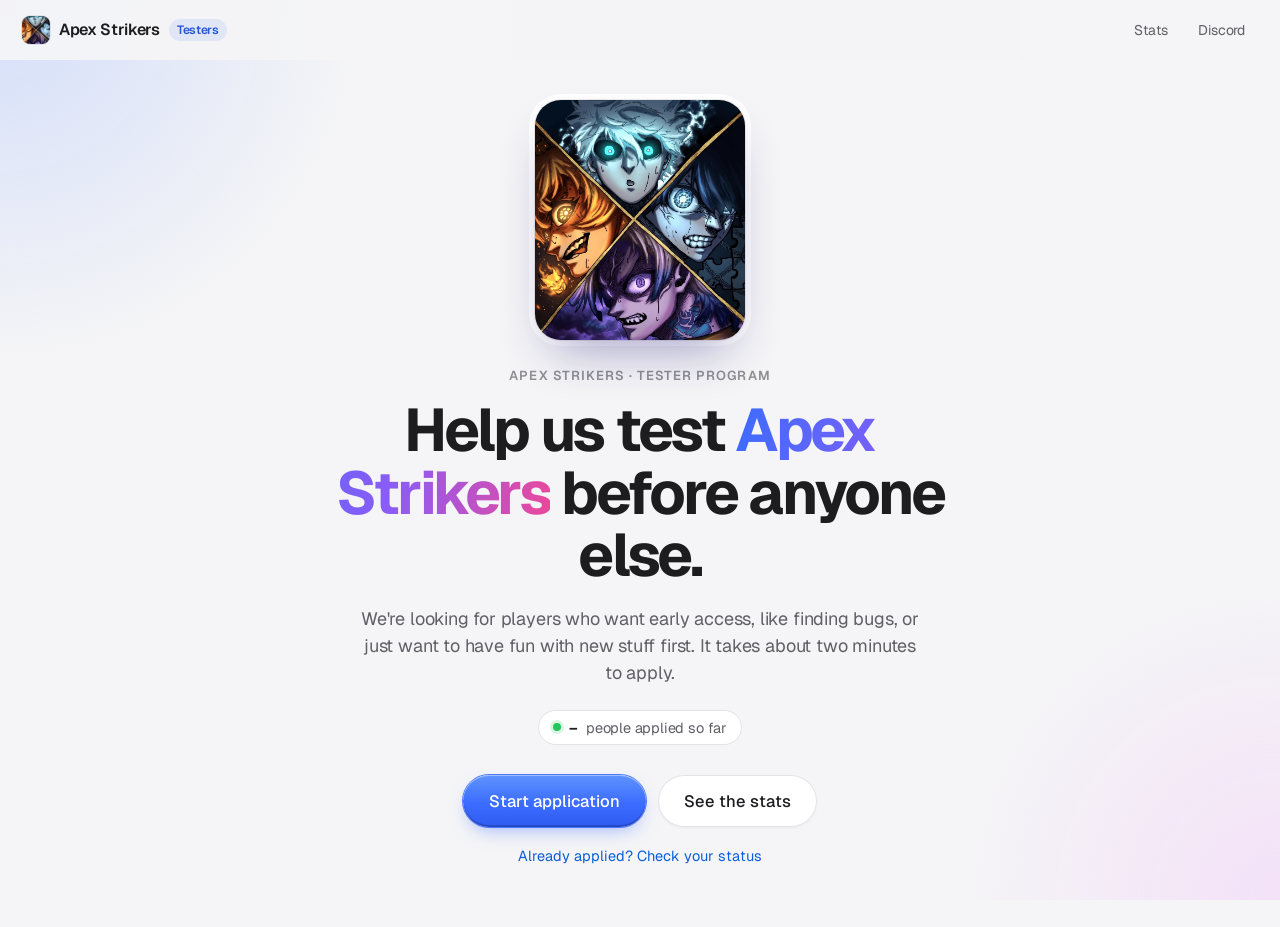
<file: index.html>
<!doctype html>
<html lang="en">
<head>
  <meta charset="utf-8" />
  <meta name="viewport" content="width=device-width, initial-scale=1, viewport-fit=cover" />
  <title>Apex Strikers · Tester Applications</title>
  <meta name="description" content="Apply to become a tester for Apex Strikers on Roblox." />
  <meta name="theme-color" content="#f5f5f7" />
  <meta property="og:title" content="Become an Apex Strikers tester" />
  <meta property="og:description" content="Apply to test Apex Strikers before everyone else." />
  <meta property="og:image" content="assets/logo.webp" />
  <link rel="icon" href="assets/favicon.png" type="image/png" />
  <link rel="apple-touch-icon" href="assets/apple-touch-icon.png" />
  <link rel="preconnect" href="https://fonts.googleapis.com" />
  <link rel="preconnect" href="https://fonts.gstatic.com" crossorigin />
  <link href="https://fonts.googleapis.com/css2?family=Geist:wght@400;500;600;700&display=swap" rel="stylesheet" />
  <link rel="stylesheet" href="styles.css?v=1794011533" />
</head>
<body>
  <div class="bg" aria-hidden="true"></div>

  <header class="top">
    <a class="brand" href="#" data-go="welcome"><img src="assets/logo-icon.webp" alt="" /><span>Apex Strikers</span><em>Testers</em></a>
    <nav>
      <button class="top-link" data-go="stats">Stats</button>
      <a class="top-link" id="discordLink" target="_blank" rel="noopener">Discord</a>
    </nav>
  </header>

  <main class="stage" id="stage" aria-live="polite"></main>

  <div class="progress" id="progress" hidden><span id="progressBar"></span></div>
  <div class="toast" id="toast" role="status" aria-live="polite"></div>

  <script src="config.js?v=1794011533"></script>
  <script src="app.js?v=1794011533"></script>
</body>
</html>
</file>
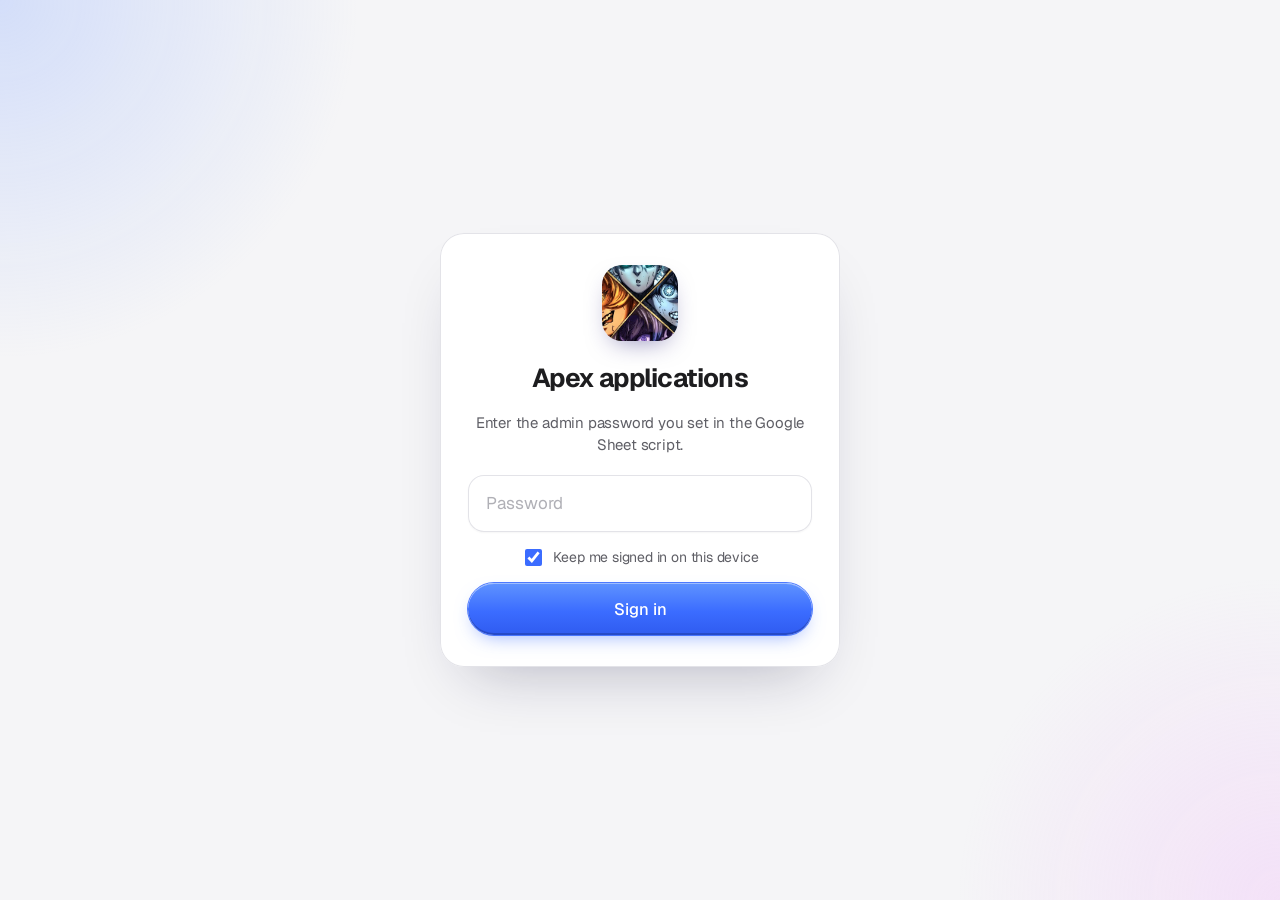
<file: admin.html>
<!doctype html>
<html lang="en">
<head>
  <meta charset="utf-8" />
  <meta name="viewport" content="width=device-width, initial-scale=1, viewport-fit=cover" />
  <meta name="robots" content="noindex, nofollow" />
  <title>Applications · Apex Admin</title>
  <link rel="icon" href="assets/favicon.png" type="image/png" />
  <link rel="preconnect" href="https://fonts.googleapis.com" />
  <link rel="preconnect" href="https://fonts.gstatic.com" crossorigin />
  <link href="https://fonts.googleapis.com/css2?family=Geist:wght@400;500;600;700&display=swap" rel="stylesheet" />
  <link rel="stylesheet" href="styles.css?v=1794011533" />
  <link rel="stylesheet" href="admin.css?v=1794011533" />
</head>
<body class="admin">
  <div class="bg" aria-hidden="true"></div>

  <!-- Sign in -->
  <section class="login" id="login" hidden>
    <form class="login-card" id="loginForm">
      <img class="login-logo" src="assets/logo-icon.webp" alt="" />
      <h1>Apex applications</h1>
      <p class="muted">Enter the admin password you set in the Google Sheet script.</p>
      <input class="field" name="password" type="password" placeholder="Password" autocomplete="current-password" required />
      <label class="check"><input type="checkbox" name="remember" checked /> Keep me signed in on this device</label>
      <p class="error" id="loginError" hidden></p>
      <button class="btn btn-primary btn-lg" type="submit" id="loginBtn">Sign in</button>
      <p class="muted small" id="notConnected" hidden>The site isn't connected to the Google Sheet yet. Add the script URL to <code>config.js</code> first (see SETUP.md).</p>
    </form>
  </section>

  <!-- Dashboard -->
  <div class="dash" id="dash" hidden>
    <header class="top">
      <a class="brand" href="./"><img src="assets/logo-icon.webp" alt="" /><span>Apex Strikers</span><em>Admin</em></a>
      <nav>
        <button class="top-link" id="refreshBtn">Refresh</button>
        <button class="top-link" id="exportBtn">Export CSV</button>
        <button class="top-link" id="logoutBtn">Sign out</button>
      </nav>
    </header>

    <main class="dash-main">
      <div class="tiles" id="tiles"></div>
      <div class="toolbar">
        <div class="filters" id="filters" role="tablist"></div>
        <label class="search"><input id="search" type="search" placeholder="Search Roblox or Discord name…" autocomplete="off" /></label>
        <select id="sort" aria-label="Sort">
          <option value="new">Newest first</option>
          <option value="old">Oldest first</option>
        </select>
      </div>
      <div class="apps" id="apps"></div>
      <p class="empty" id="empty" hidden>No applications here yet.</p>
    </main>
  </div>

  <div class="toast" id="toast" role="status" aria-live="polite"></div>
  <script src="config.js?v=1794011533"></script>
  <script src="admin.js?v=1794011533"></script>
</body>
</html>
</file>
<file: styles.css>
:root {
  --bg: #f5f5f7;
  --card: #ffffff;
  --panel: #f5f5f7;
  --text: #1d1d1f;
  --text-2: #5f5f66;
  --text-3: #8e8e93;
  --border: #e3e3e8;
  --blue: #3b6cff;
  --ease: cubic-bezier(0.16, 1, 0.3, 1);
  --spring: cubic-bezier(0.34, 1.56, 0.64, 1);
  color-scheme: light;
}
*, *::before, *::after { box-sizing: border-box; }
html, body { height: 100%; }
body {
  margin: 0; min-height: 100%; background: var(--bg); color: var(--text); overflow-x: hidden;
  font-family: Geist, -apple-system, BlinkMacSystemFont, "SF Pro Text", Inter, "Segoe UI", sans-serif;
  font-size: 17px; line-height: 1.5; letter-spacing: -0.011em; -webkit-font-smoothing: antialiased;
}
h1, h2, h3, p { margin: 0; }
a { color: inherit; text-decoration: none; }
button { font: inherit; color: inherit; background: none; border: 0; padding: 0; cursor: pointer; }
:focus-visible { outline: 2px solid var(--blue); outline-offset: 3px; border-radius: 10px; }
[hidden] { display: none !important; }

/* Background */
.bg { position: fixed; inset: 0; z-index: -1; pointer-events: none; overflow: hidden; }
.glow { position: absolute; border-radius: 50%; filter: blur(90px); opacity: 0.45; animation: drift 22s ease-in-out infinite alternate; }
.g1 { width: 46vw; height: 46vw; left: -12vw; top: -18vw; background: #c7d7ff; }
.g2 { width: 40vw; height: 40vw; right: -14vw; bottom: -16vw; background: #f5d0fe; animation-duration: 26s; }
@keyframes drift { to { transform: translate3d(4vw, 3vw, 0) scale(1.1); } }

/* Top bar */
.top { position: fixed; top: 0; left: 0; right: 0; z-index: 20; display: flex; align-items: center; justify-content: space-between; height: 60px; padding: 0 22px; background: rgba(245, 245, 247, 0.72); -webkit-backdrop-filter: blur(18px) saturate(160%); backdrop-filter: blur(18px) saturate(160%); }
.brand { display: inline-flex; align-items: center; gap: 9px; font-weight: 600; font-size: 16px; letter-spacing: -0.02em; }
.brand img { width: 28px; height: 28px; object-fit: contain; }
.brand em { font-style: normal; font-size: 12px; font-weight: 600; padding: 2px 8px; border-radius: 999px; color: #2457d6; background: rgba(59, 108, 255, 0.1); }
.top nav { display: flex; gap: 4px; }
.top-link { padding: 7px 13px; border-radius: 999px; font-size: 14px; color: var(--text-2); transition: background 0.2s, color 0.2s; }
.top-link:hover { background: rgba(0, 0, 0, 0.05); color: var(--text); }

/* Progress */
.progress { position: fixed; top: 60px; left: 0; right: 0; z-index: 19; height: 3px; background: rgba(0, 0, 0, 0.05); }
.progress span { display: block; height: 100%; width: 0; background: linear-gradient(90deg, #4f8cff, #8b5cf6); border-radius: 0 3px 3px 0; transition: width 0.6s var(--ease); }

/* Screens */
.stage { position: relative; min-height: 100vh; min-height: 100dvh; display: grid; }
.screen {
  grid-area: 1 / 1; display: flex; align-items: center; justify-content: center; padding: 100px 22px 60px;
  transition: opacity 0.45s var(--ease), transform 0.55s var(--ease), filter 0.45s var(--ease);
}
.screen.in-right { opacity: 0; transform: translateX(60px); filter: blur(6px); }
.screen.in-left { opacity: 0; transform: translateX(-60px); filter: blur(6px); }
.screen.out-left { opacity: 0; transform: translateX(-60px); filter: blur(6px); pointer-events: none; }
.screen.out-right { opacity: 0; transform: translateX(60px); filter: blur(6px); pointer-events: none; }

/* Buttons */
.btn {
  --h: 46px; position: relative; display: inline-flex; align-items: center; justify-content: center; gap: 8px; overflow: hidden;
  height: var(--h); padding: 0 22px; border-radius: 999px; font-size: 15.5px; font-weight: 500; white-space: nowrap;
  transition: transform 0.4s var(--spring), box-shadow 0.3s, background 0.25s; -webkit-tap-highlight-color: transparent;
}
.btn:hover { transform: translateY(-2px); }
.btn:active { transform: scale(0.95); transition-duration: 0.12s; }
.btn-lg { --h: 52px; padding: 0 26px; font-size: 16.5px; }
.btn-primary { color: #fff; background: linear-gradient(180deg, #5f93ff, #3b6cff 55%, #2f5bf0); box-shadow: inset 0 1px 0 rgba(255, 255, 255, 0.4), inset 0 -2px 0 rgba(0, 0, 30, 0.2), 0 0 0 1px rgba(59, 108, 255, 0.9), 0 8px 20px -8px rgba(59, 108, 255, 0.6); }
.btn-primary:hover { box-shadow: inset 0 1px 0 rgba(255, 255, 255, 0.5), 0 0 0 1px rgba(99, 140, 255, 1), 0 14px 30px -10px rgba(59, 108, 255, 0.8); }
.btn-ghost { color: var(--text); background: #fff; box-shadow: inset 0 0 0 1px var(--border), 0 1px 2px rgba(0, 0, 0, 0.05); }
.btn-ghost:hover { background: #fafafc; }
.btn svg { width: 20px; height: 20px; }
.actions { display: flex; gap: 12px; justify-content: center; flex-wrap: wrap; margin-top: 30px; }

/* Welcome */
.welcome { max-width: 680px; text-align: center; }
.diamond { width: 132px; height: 132px; margin: 0 auto 26px; display: grid; place-items: center; animation: float 6s ease-in-out infinite; }
.diamond img { width: 100%; height: 100%; object-fit: contain; filter: drop-shadow(0 18px 24px rgba(80, 60, 200, 0.28)); }
@keyframes float { 50% { transform: translateY(-12px) rotate(-4deg); } }
.eyebrow { font-size: 13px; font-weight: 600; letter-spacing: 0.08em; text-transform: uppercase; color: var(--text-3); margin-bottom: 14px; }
.welcome h1, .stats h1 { font-size: clamp(36px, 6vw, 60px); line-height: 1.04; font-weight: 700; letter-spacing: -0.045em; }
.welcome h1 span { background: linear-gradient(100deg, #3b6cff, #8b5cf6 55%, #ec4899); -webkit-background-clip: text; background-clip: text; color: transparent; }
.lead { max-width: 560px; margin: 18px auto 0; font-size: 18px; color: var(--text-2); }
.count-pill { display: inline-flex; align-items: center; gap: 8px; margin-top: 24px; padding: 7px 15px; border-radius: 999px; font-size: 14.5px; color: var(--text-2); background: #fff; box-shadow: inset 0 0 0 1px var(--border); }
.count-pill b { color: var(--text); font-variant-numeric: tabular-nums; }
.live { width: 8px; height: 8px; border-radius: 50%; background: #22c55e; box-shadow: 0 0 0 3px rgba(34, 197, 94, 0.18); }
.note { max-width: 460px; padding: 14px 18px; border-radius: 16px; font-size: 15px; color: var(--text-2); background: #fff; box-shadow: inset 0 0 0 1px var(--border); }

/* Question */
.question { width: min(640px, 100%); }
.step { font-size: 13px; font-weight: 600; color: var(--blue); margin-bottom: 14px; }
.q-head { display: flex; align-items: center; gap: 16px; }
.q-ico { width: 58px; height: 58px; flex: none; object-fit: contain; filter: drop-shadow(0 8px 12px rgba(20, 20, 40, 0.2)); }
.q-ico.big { width: 84px; height: 84px; margin: 0 auto 16px; display: block; }
.q-ico.discord { display: grid; place-items: center; width: 52px; height: 52px; border-radius: 15px; color: #fff; background: #5865f2; box-shadow: inset 0 1px 0 rgba(255, 255, 255, 0.3), 0 8px 18px -6px rgba(88, 101, 242, 0.7); filter: none; }
.q-ico.discord svg { width: 28px; height: 28px; }
.question h2 { font-size: clamp(26px, 4vw, 36px); line-height: 1.12; font-weight: 700; letter-spacing: -0.035em; }
.hint { margin-top: 10px; color: var(--text-2); font-size: 16px; }
.field {
  display: block; width: 100%; margin-top: 26px; padding: 16px 18px; border: 0; outline: 0; border-radius: 16px; resize: vertical;
  font: inherit; font-size: 19px; color: var(--text); background: #fff; box-shadow: inset 0 0 0 1px var(--border), 0 1px 2px rgba(0, 0, 0, 0.04);
  transition: box-shadow 0.25s;
}
.field:focus { box-shadow: inset 0 0 0 1.5px rgba(59, 108, 255, 0.7), 0 0 0 5px rgba(59, 108, 255, 0.12); }
.field::placeholder { color: #b0b0b6; }
textarea.field { min-height: 130px; line-height: 1.5; font-size: 17px; }
.chars { display: block; margin-top: 6px; text-align: right; font-size: 12.5px; color: var(--text-3); }
.choices { display: grid; gap: 10px; margin-top: 26px; }
.choice {
  display: flex; align-items: center; gap: 14px; width: 100%; padding: 14px 16px; border-radius: 14px; text-align: left; font-size: 17px; font-weight: 500;
  background: #fff; box-shadow: inset 0 0 0 1px var(--border), 0 1px 2px rgba(0, 0, 0, 0.04); transition: box-shadow 0.2s, transform 0.35s var(--spring), background 0.2s;
}
.choice:hover { transform: translateX(4px); box-shadow: inset 0 0 0 1px #c9c9d1, 0 4px 14px -8px rgba(0, 0, 0, 0.2); }
.choice kbd { display: grid; place-items: center; width: 26px; height: 26px; flex: none; border-radius: 7px; font: 600 12.5px Geist, sans-serif; color: var(--text-2); background: var(--panel); box-shadow: inset 0 0 0 1px var(--border); }
.choice.on { background: #eef3ff; box-shadow: inset 0 0 0 1.5px var(--blue); }
.choice.on kbd { color: #fff; background: var(--blue); box-shadow: none; }
.error { margin-top: 12px; font-size: 14.5px; color: #dc2626; }
.hp { position: absolute; left: -9999px; width: 1px; height: 1px; opacity: 0; }
.nav-row { display: flex; justify-content: space-between; gap: 12px; margin-top: 28px; }
.kbd-hint { margin-top: 18px; font-size: 13px; color: var(--text-3); }
.kbd-hint kbd { padding: 1px 6px; border-radius: 5px; font: 600 12px Geist, sans-serif; background: #fff; box-shadow: inset 0 0 0 1px var(--border); }
.shake { animation: shake 0.4s; }
@keyframes shake { 20%, 60% { transform: translateX(-8px); } 40%, 80% { transform: translateX(8px); } }

/* Sending / done */
.sending { text-align: center; max-width: 520px; }
.sending h2 { font-size: 28px; letter-spacing: -0.03em; }
.spinner { width: 40px; height: 40px; margin: 0 auto 20px; border-radius: 50%; border: 3px solid rgba(0, 0, 0, 0.08); border-top-color: var(--blue); animation: spin 0.8s linear infinite; }
@keyframes spin { to { transform: rotate(360deg); } }
.discord-btn { background: linear-gradient(180deg, #7983f5, #5865f2); box-shadow: inset 0 1px 0 rgba(255, 255, 255, 0.35), 0 0 0 1px #5865f2, 0 8px 20px -8px rgba(88, 101, 242, 0.7); }
.confetti { position: fixed; z-index: 50; pointer-events: none; object-fit: contain; }

/* Stats */
.stats { width: min(920px, 100%); text-align: center; }
.big-stat { display: inline-flex; align-items: center; gap: 18px; margin-top: 30px; padding: 18px 28px 18px 20px; border-radius: 22px; background: #fff; box-shadow: inset 0 0 0 1px var(--border), 0 20px 40px -28px rgba(20, 20, 60, 0.35); }
.big-stat img { width: 64px; height: 64px; object-fit: contain; }
.big-stat b { display: block; font-size: 48px; line-height: 1; font-weight: 700; letter-spacing: -0.04em; font-variant-numeric: tabular-nums; text-align: left; }
.big-stat span { color: var(--text-2); font-size: 15px; }
.charts { display: grid; grid-template-columns: repeat(auto-fit, minmax(380px, 1fr)); gap: 14px; margin-top: 30px; text-align: left; }
.chart { padding: 18px; border-radius: 20px; background: #fff; box-shadow: inset 0 0 0 1px var(--border); }
.chart-head { display: flex; align-items: center; gap: 12px; margin-bottom: 14px; }
.chart-head .q-ico { width: 38px; height: 38px; }
.chart h3 { font-size: 15.5px; font-weight: 600; letter-spacing: -0.015em; line-height: 1.3; }
.bars { display: grid; gap: 9px; }
.bar-row { display: grid; grid-template-columns: minmax(0, 1.25fr) minmax(0, 1fr) 40px; align-items: center; gap: 10px; font-size: 13.5px; }
.bar-label { color: var(--text-2); white-space: nowrap; overflow: hidden; text-overflow: ellipsis; }
.bar { height: 10px; border-radius: 6px; background: var(--panel); overflow: hidden; }
.bar i { display: block; height: 100%; border-radius: 6px; background: #c5d3ff; transition: width 1s var(--ease); }
.bar-row.leader .bar i { background: linear-gradient(90deg, #4f8cff, #8b5cf6); }
.bar-row.leader .bar-label { color: var(--text); font-weight: 600; }
.bar-num { text-align: right; font-weight: 600; font-variant-numeric: tabular-nums; }

/* Toast */
.toast { position: fixed; left: 50%; bottom: 26px; z-index: 60; padding: 12px 18px; border-radius: 14px; font-size: 14px; color: #fff; background: rgba(28, 28, 34, 0.92); transform: translate(-50%, 20px); opacity: 0; pointer-events: none; transition: transform 0.45s var(--spring), opacity 0.3s; }
.toast.show { transform: translate(-50%, 0); opacity: 1; }

@media (max-width: 600px) {
  body { font-size: 16px; }
  .top { padding: 0 14px; }
  .brand em { display: none; }
  .screen { padding: 88px 16px 40px; align-items: flex-start; }
  .welcome { padding-top: 20px; }
  .diamond { width: 104px; height: 104px; }
  .q-ico { width: 46px; height: 46px; }
  .q-head { gap: 12px; }
  .nav-row .btn { flex: 1; }
  .kbd-hint { display: none; }
  .actions .btn { flex: 1 1 100%; }
  .big-stat b { font-size: 40px; }
}
@media (prefers-reduced-motion: reduce) {
  *, *::before, *::after { animation-duration: 0.01ms !important; animation-iteration-count: 1 !important; transition-duration: 0.01ms !important; }
}

@media (max-width: 600px) { .charts { grid-template-columns: 1fr; } }


/* ═══ Logo art ═══ */
.brand img { border-radius: 8px; object-fit: cover; box-shadow: 0 0 0 1px rgba(0, 0, 0, 0.08); }
.logo-art {
  width: 210px; margin: 0 auto 26px; border-radius: 26px; overflow: hidden; rotate: -3deg;
  box-shadow: 0 0 0 1px rgba(0, 0, 0, 0.08), 0 24px 50px -18px rgba(40, 30, 120, 0.45), 0 0 0 6px #fff;
  animation: float 6s ease-in-out infinite;
}
.logo-art img { display: block; width: 100%; height: auto; }
.big-stat .big-logo { border-radius: 14px; object-fit: cover; }
@media (max-width: 600px) { .logo-art { width: 150px; border-radius: 20px; } }

/* ═══ Performance ═══ */
/* soft colour in the background is now a plain gradient, no animated blur */
.bg { background: radial-gradient(40vw 40vw at 0% 0%, rgba(150, 180, 255, 0.35), transparent 70%), radial-gradient(36vw 36vw at 100% 100%, rgba(240, 180, 250, 0.3), transparent 70%); }
.glow { display: none; }
/* screen changes slide and fade, without blurring the whole page */
.screen.in-right, .screen.in-left, .screen.out-left, .screen.out-right { filter: none; }
.screen { transition: opacity 0.4s var(--ease), transform 0.5s var(--ease); will-change: opacity, transform; }
.top { -webkit-backdrop-filter: none; backdrop-filter: none; background: rgba(245, 245, 247, 0.94); }
/* logo sits straight, only a gentle float */
.logo-art { rotate: 0deg; animation: floatY 6s ease-in-out infinite; }
@keyframes floatY { 50% { transform: translateY(-10px); } }


/* Accepted / waiting / declined */
.status-row { display: flex; justify-content: center; gap: 10px; flex-wrap: wrap; margin-top: 14px; }
.status { display: inline-flex; align-items: center; gap: 8px; padding: 8px 16px 8px 10px; border-radius: 999px; font-size: 14.5px; background: #fff; box-shadow: inset 0 0 0 1px var(--border); }
.status img { width: 26px; height: 26px; object-fit: contain; }
.status b { font-size: 17px; font-weight: 700; font-variant-numeric: tabular-nums; }
.status span { color: var(--text-2); }
.st-acc { box-shadow: inset 0 0 0 1px rgba(34, 197, 94, 0.35); background: #f0fdf4; }
.st-acc b { color: #15803d; }
.st-pen { box-shadow: inset 0 0 0 1px rgba(245, 158, 11, 0.35); background: #fffbeb; }
.st-pen b { color: #b45309; }
.st-dec { box-shadow: inset 0 0 0 1px rgba(239, 68, 68, 0.3); background: #fef2f2; }
.st-dec b { color: #b91c1c; }

/* Your application status */
.status-slot { margin-top: 26px; }
.my-status { display: grid; justify-items: center; gap: 8px; max-width: 520px; margin: 0 auto; padding: 22px 24px; border-radius: 22px; text-align: center; background: #fff; box-shadow: inset 0 0 0 1px var(--border); animation: statusIn 0.6s var(--spring) both; }
@keyframes statusIn { from { opacity: 0; transform: translateY(12px) scale(0.97); } }
.my-status img { width: 64px; height: 64px; object-fit: contain; filter: drop-shadow(0 8px 12px rgba(20, 20, 40, 0.2)); }
.my-status h3 { font-size: 22px; letter-spacing: -0.025em; }
.my-status p { font-size: 15.5px; color: var(--text-2); }
.my-status .btn { margin-top: 8px; }
.my-status .spinner { width: 28px; height: 28px; margin: 0; }
.st-accepted { background: linear-gradient(160deg, #f5f3ff, #eef6ff); box-shadow: inset 0 0 0 1.5px rgba(139, 92, 246, 0.35), 0 24px 50px -28px rgba(99, 70, 220, 0.6); }
.st-accepted h3 { background: linear-gradient(100deg, #3b6cff, #8b5cf6 55%, #ec4899); -webkit-background-clip: text; background-clip: text; color: transparent; font-size: 26px; }
.st-accepted img { width: 84px; height: 84px; animation: floatY 4s ease-in-out infinite; }
.st-declined { background: #fff7f7; box-shadow: inset 0 0 0 1px rgba(239, 68, 68, 0.25); }
.st-pending { background: #fffbeb; box-shadow: inset 0 0 0 1px rgba(245, 158, 11, 0.3); }
.check-link { display: block; margin: 18px auto 0; font-size: 14.5px; color: #0a5fd8; }
.check-link:hover { text-decoration: underline; }
.check .field + .field { margin-top: 10px; }
.check .status-slot .spinner { margin: 10px auto 0; }
</file>
<file: admin.css>
/* Apex admin — uses the tokens from styles.css */
.admin .login { min-height: 100vh; min-height: 100dvh; display: grid; place-items: center; padding: 24px 16px; }
.login-card { width: min(400px, 100%); display: grid; gap: 14px; padding: 32px 28px; border-radius: 24px; text-align: center; background: #fff; box-shadow: inset 0 0 0 1px var(--border), 0 30px 60px -30px rgba(20, 20, 60, 0.3); }
.login-logo { width: 76px; height: 76px; margin: 0 auto 4px; border-radius: 20px; object-fit: cover; box-shadow: 0 10px 24px -10px rgba(40, 30, 120, 0.5); }
.login-card h1 { font-size: 26px; letter-spacing: -0.03em; }
.login-card .field { margin-top: 4px; font-size: 17px; }
.login-card .btn { width: 100%; }
.muted { color: var(--text-2); font-size: 15px; }
.muted.small { font-size: 13px; }
.check { display: flex; align-items: center; justify-content: center; gap: 8px; font-size: 14px; color: var(--text-2); }
.check input { width: 17px; height: 17px; accent-color: var(--blue); }
code { padding: 1px 6px; border-radius: 6px; background: var(--panel); font-size: 0.9em; }

.dash-main { max-width: 1040px; margin: 0 auto; padding: 84px 20px 80px; }
.tiles { display: grid; grid-template-columns: repeat(4, 1fr); gap: 12px; }
.tile { display: flex; align-items: center; gap: 12px; padding: 14px 16px; border-radius: 18px; text-align: left; background: #fff; box-shadow: inset 0 0 0 1px var(--border); transition: transform 0.35s var(--spring), box-shadow 0.2s; }
.tile:hover { transform: translateY(-2px); }
.tile.on { box-shadow: inset 0 0 0 1.5px var(--blue), 0 10px 24px -14px rgba(59, 108, 255, 0.6); }
.tile img { width: 40px; height: 40px; object-fit: contain; }
.tile b { display: block; font-size: 26px; line-height: 1.1; font-weight: 700; letter-spacing: -0.03em; font-variant-numeric: tabular-nums; }
.tile span { font-size: 13px; color: var(--text-2); }

.toolbar { display: flex; gap: 10px; align-items: center; flex-wrap: wrap; margin: 22px 0 16px; }
.filters { display: flex; gap: 6px; flex-wrap: wrap; }
.chip { display: inline-flex; align-items: center; gap: 7px; height: 36px; padding: 0 13px; border-radius: 999px; font-size: 14px; font-weight: 500; color: var(--text-2); background: #fff; box-shadow: inset 0 0 0 1px var(--border); transition: background 0.2s, color 0.2s; }
.chip span { padding: 0 7px; border-radius: 999px; font-size: 12px; background: var(--panel); }
.chip.on { color: #fff; background: #1d1d1f; box-shadow: none; }
.chip.on span { background: rgba(255, 255, 255, 0.18); }
.toolbar .search { flex: 1; min-width: 200px; }
.toolbar .search input { width: 100%; height: 38px; padding: 0 14px; border: 0; outline: 0; border-radius: 12px; font: inherit; font-size: 14.5px; background: #fff; box-shadow: inset 0 0 0 1px var(--border); }
.toolbar .search input:focus { box-shadow: inset 0 0 0 1.5px rgba(59, 108, 255, 0.6); }
#sort { height: 38px; padding: 0 10px; border: 0; border-radius: 12px; font: inherit; font-size: 14px; background: #fff; box-shadow: inset 0 0 0 1px var(--border); }

.apps { display: grid; gap: 12px; }
.app { position: relative; padding: 16px 18px; border-radius: 18px; background: #fff; box-shadow: inset 0 0 0 1px var(--border); transition: box-shadow 0.2s; }
.app::before { content: ""; position: absolute; left: 0; top: 16px; bottom: 16px; width: 4px; border-radius: 0 4px 4px 0; background: #f59e0b; }
.app.st-accepted::before { background: #22c55e; }
.app.st-declined::before { background: #ef4444; }
.app-head { display: flex; align-items: center; gap: 12px; cursor: pointer; }
.who { flex: 1; min-width: 0; }
.who b { display: block; font-size: 17.5px; letter-spacing: -0.02em; }
.who span { font-size: 14px; color: var(--text-2); }
.badge { padding: 3px 10px; border-radius: 999px; font-size: 12px; font-weight: 700; color: #a16207; background: rgba(245, 158, 11, 0.14); }
.st-accepted .badge { color: #15803d; background: rgba(34, 197, 94, 0.14); }
.st-declined .badge { color: #b91c1c; background: rgba(239, 68, 68, 0.12); }
.when { font-size: 13px; color: var(--text-3); white-space: nowrap; }
.infos { display: flex; flex-wrap: wrap; gap: 6px; margin-top: 12px; }
.info { display: inline-flex; gap: 6px; padding: 4px 10px; border-radius: 8px; font-size: 13px; background: var(--panel); }
.info em { font-style: normal; color: var(--text-3); }
.app-body { display: none; gap: 14px; margin-top: 16px; padding-top: 16px; border-top: 1px solid var(--border); }
.app.open .app-body { display: grid; }
.answer h4, .note h4 { margin: 0 0 4px; font-size: 12.5px; font-weight: 600; letter-spacing: 0.04em; text-transform: uppercase; color: var(--text-3); }
.answer p { font-size: 15.5px; white-space: pre-wrap; }
.note textarea { width: 100%; padding: 10px 12px; border: 0; outline: 0; border-radius: 12px; font: inherit; font-size: 14.5px; resize: vertical; background: var(--panel); }
.note textarea:focus { background: #fff; box-shadow: inset 0 0 0 1.5px rgba(59, 108, 255, 0.6); }
.links { display: flex; flex-wrap: wrap; gap: 16px; font-size: 14px; }
.links a, .links button { color: #0a5fd8; }
.links .danger { color: #dc2626; margin-left: auto; }
.app-actions { display: flex; flex-wrap: wrap; gap: 8px; align-items: center; margin-top: 14px; }
.btn-sm { --h: 36px; padding: 0 16px; font-size: 14px; }
.act-accept { color: #fff; background: #16a34a; box-shadow: inset 0 1px 0 rgba(255, 255, 255, 0.3), 0 6px 14px -6px rgba(22, 163, 74, 0.6); }
.act-decline { color: #b91c1c; background: #fff; box-shadow: inset 0 0 0 1px rgba(239, 68, 68, 0.4); }
.act-decline:hover { background: #fef2f2; }
.btn[disabled] { opacity: 0.35; pointer-events: none; }
.more { margin-left: auto; font-size: 14px; color: var(--text-2); }
.more:hover { color: var(--text); }
.empty { margin-top: 30px; text-align: center; color: var(--text-2); }

@media (max-width: 760px) {
  .tiles { grid-template-columns: 1fr 1fr; }
  .dash-main { padding: 76px 14px 60px; }
  .when { display: none; }
  .more { margin-left: 0; width: 100%; text-align: left; padding-top: 4px; }
}
</file>
